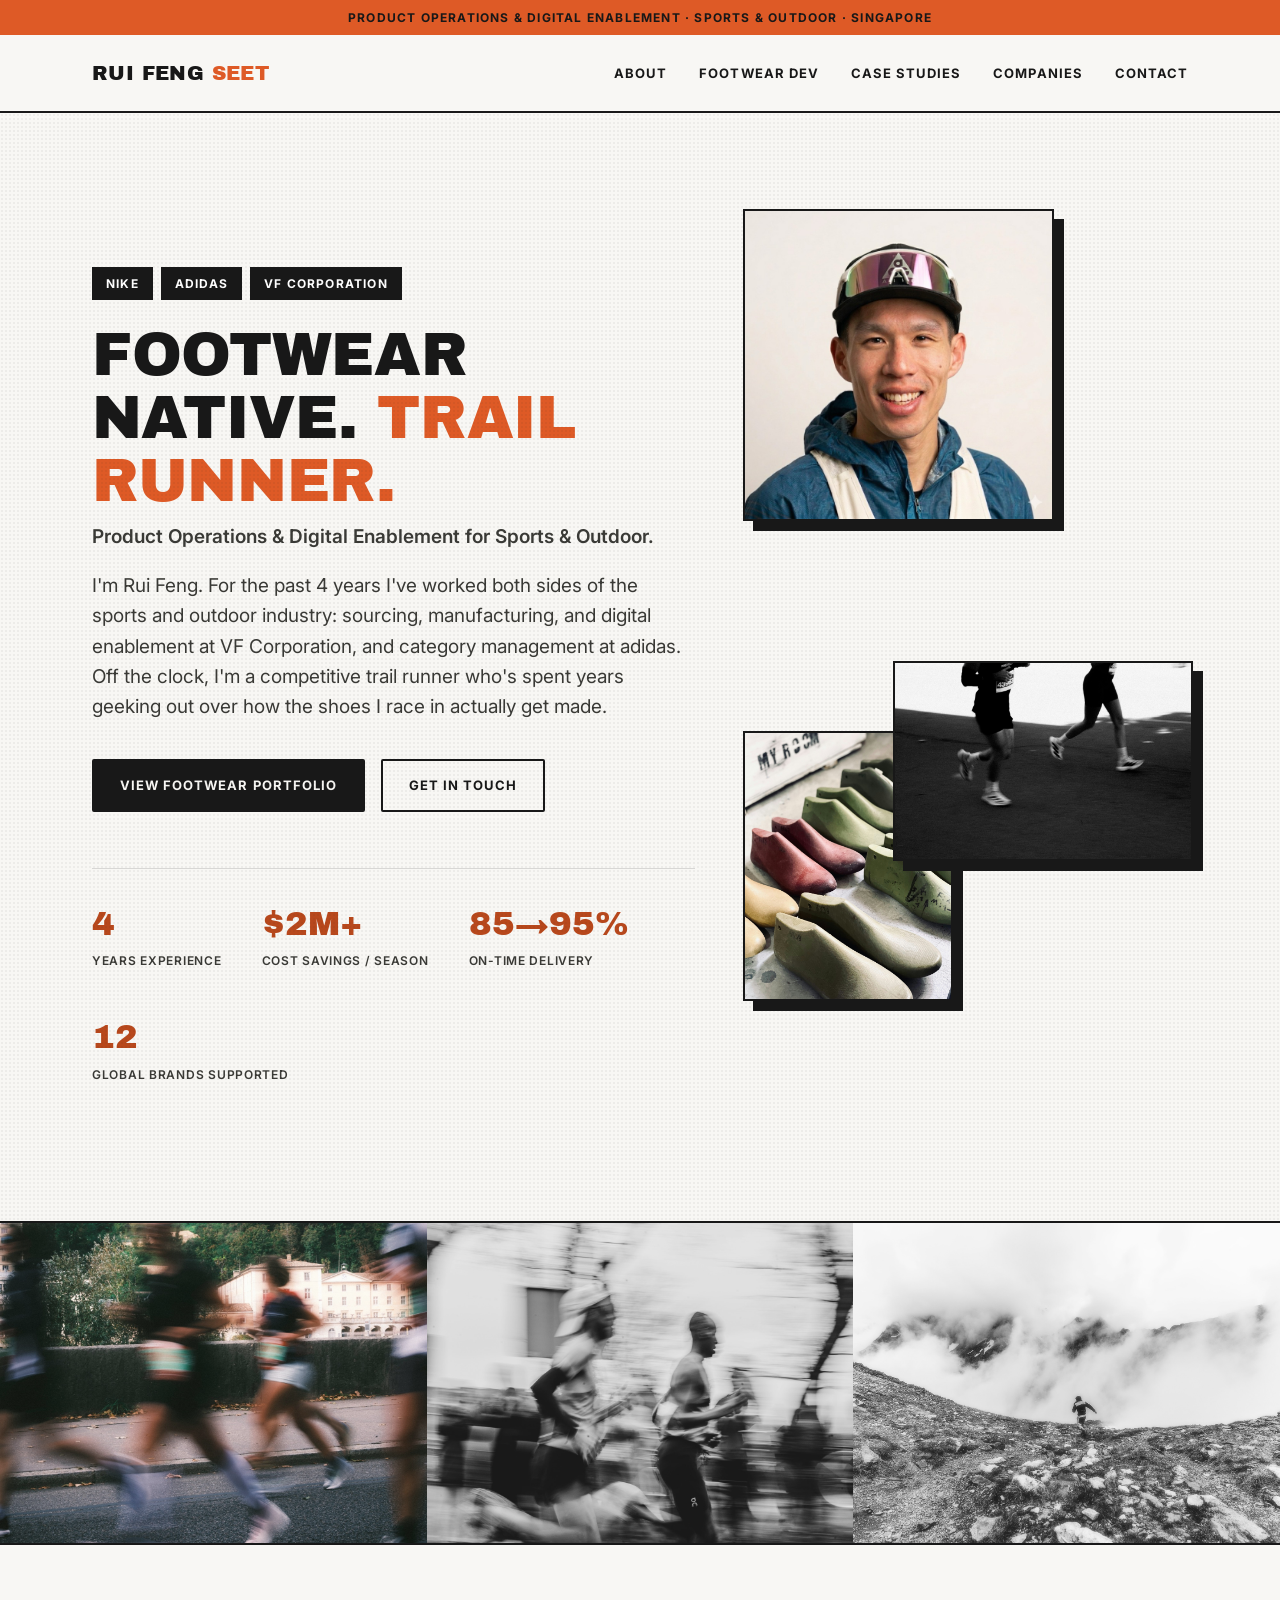
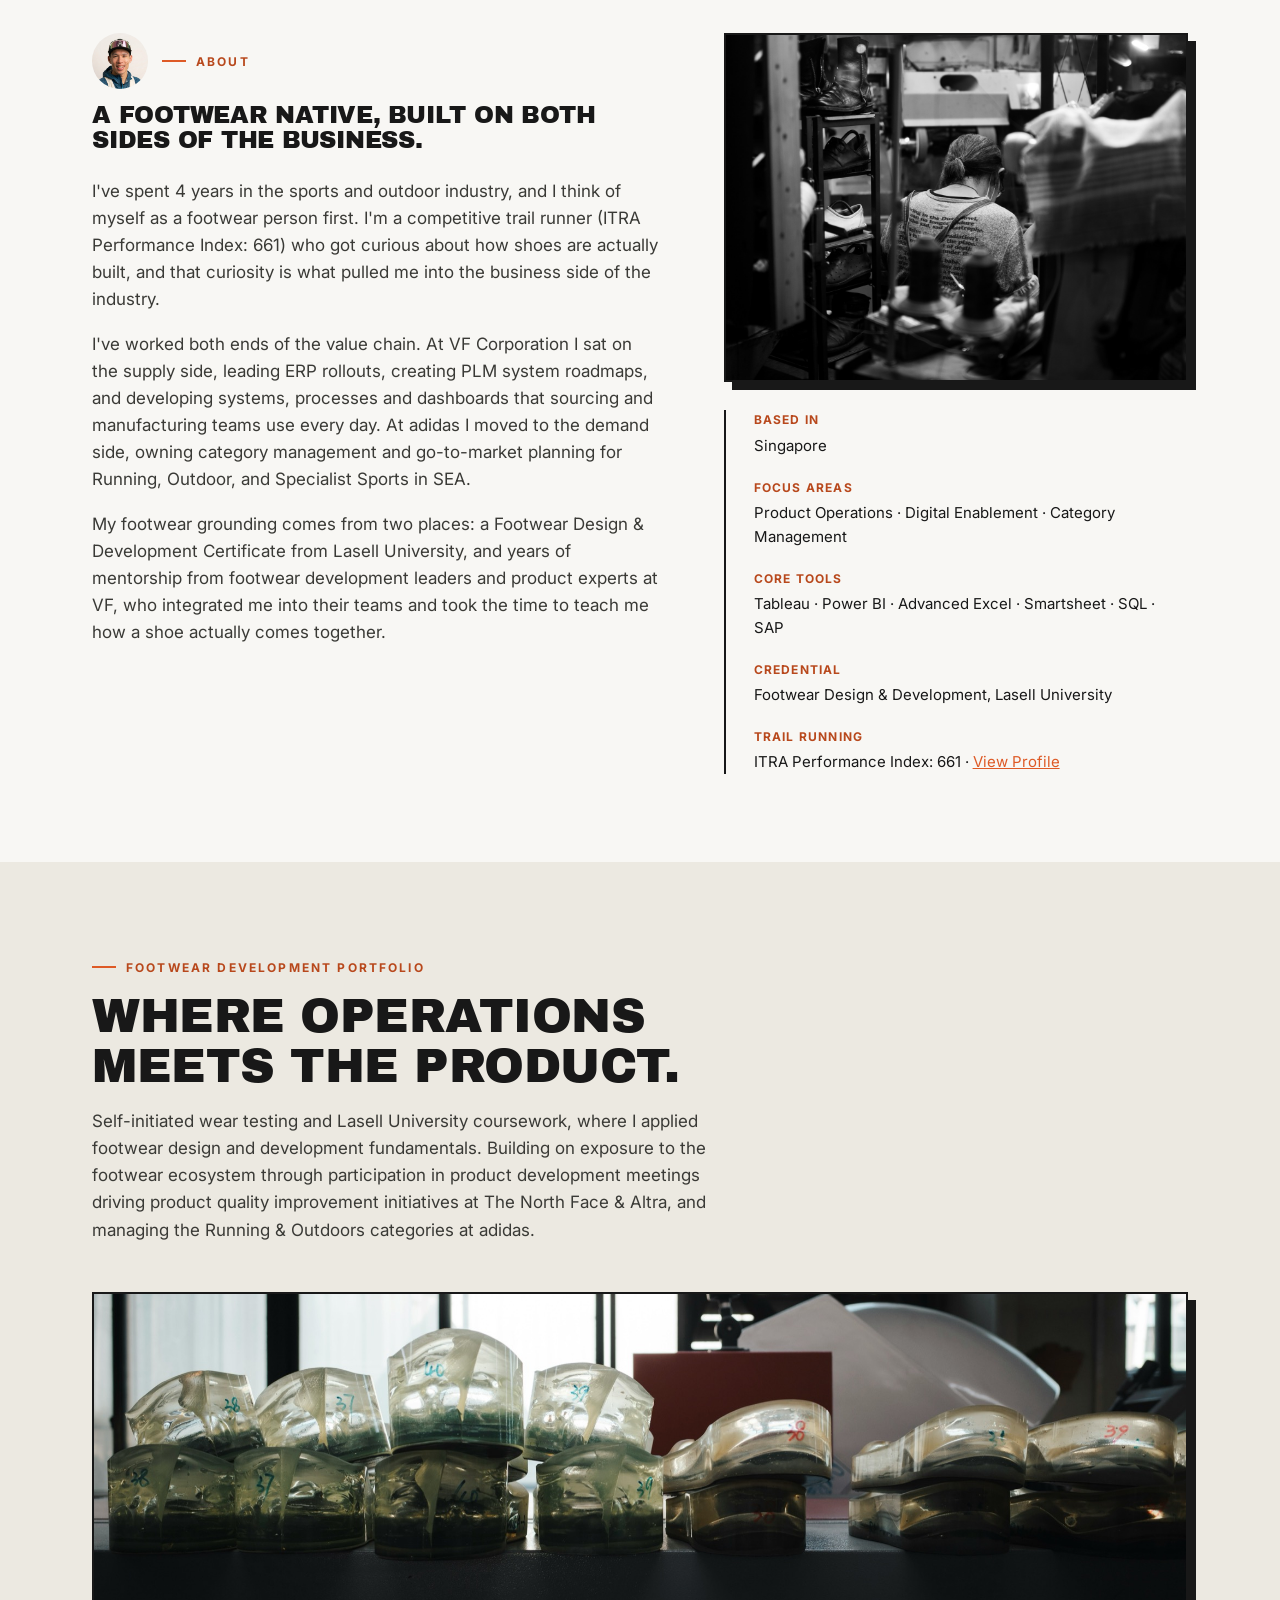
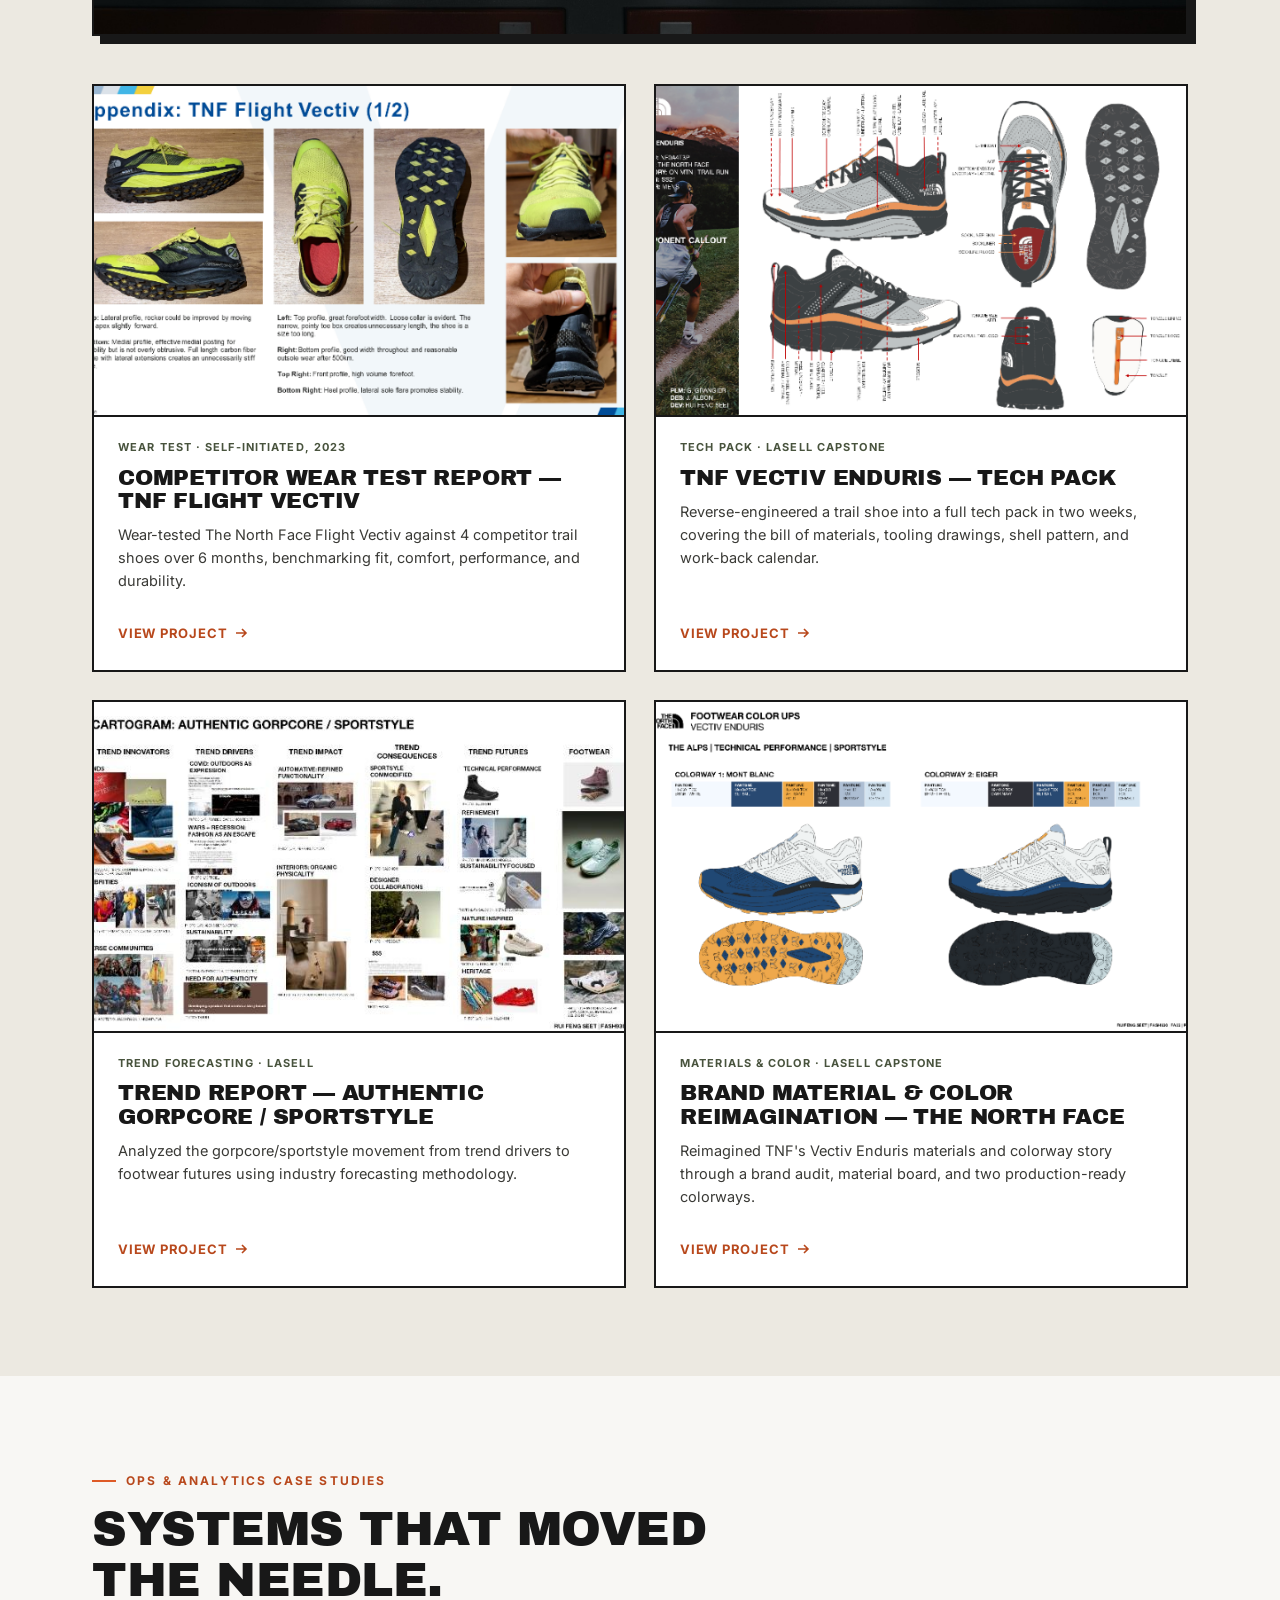
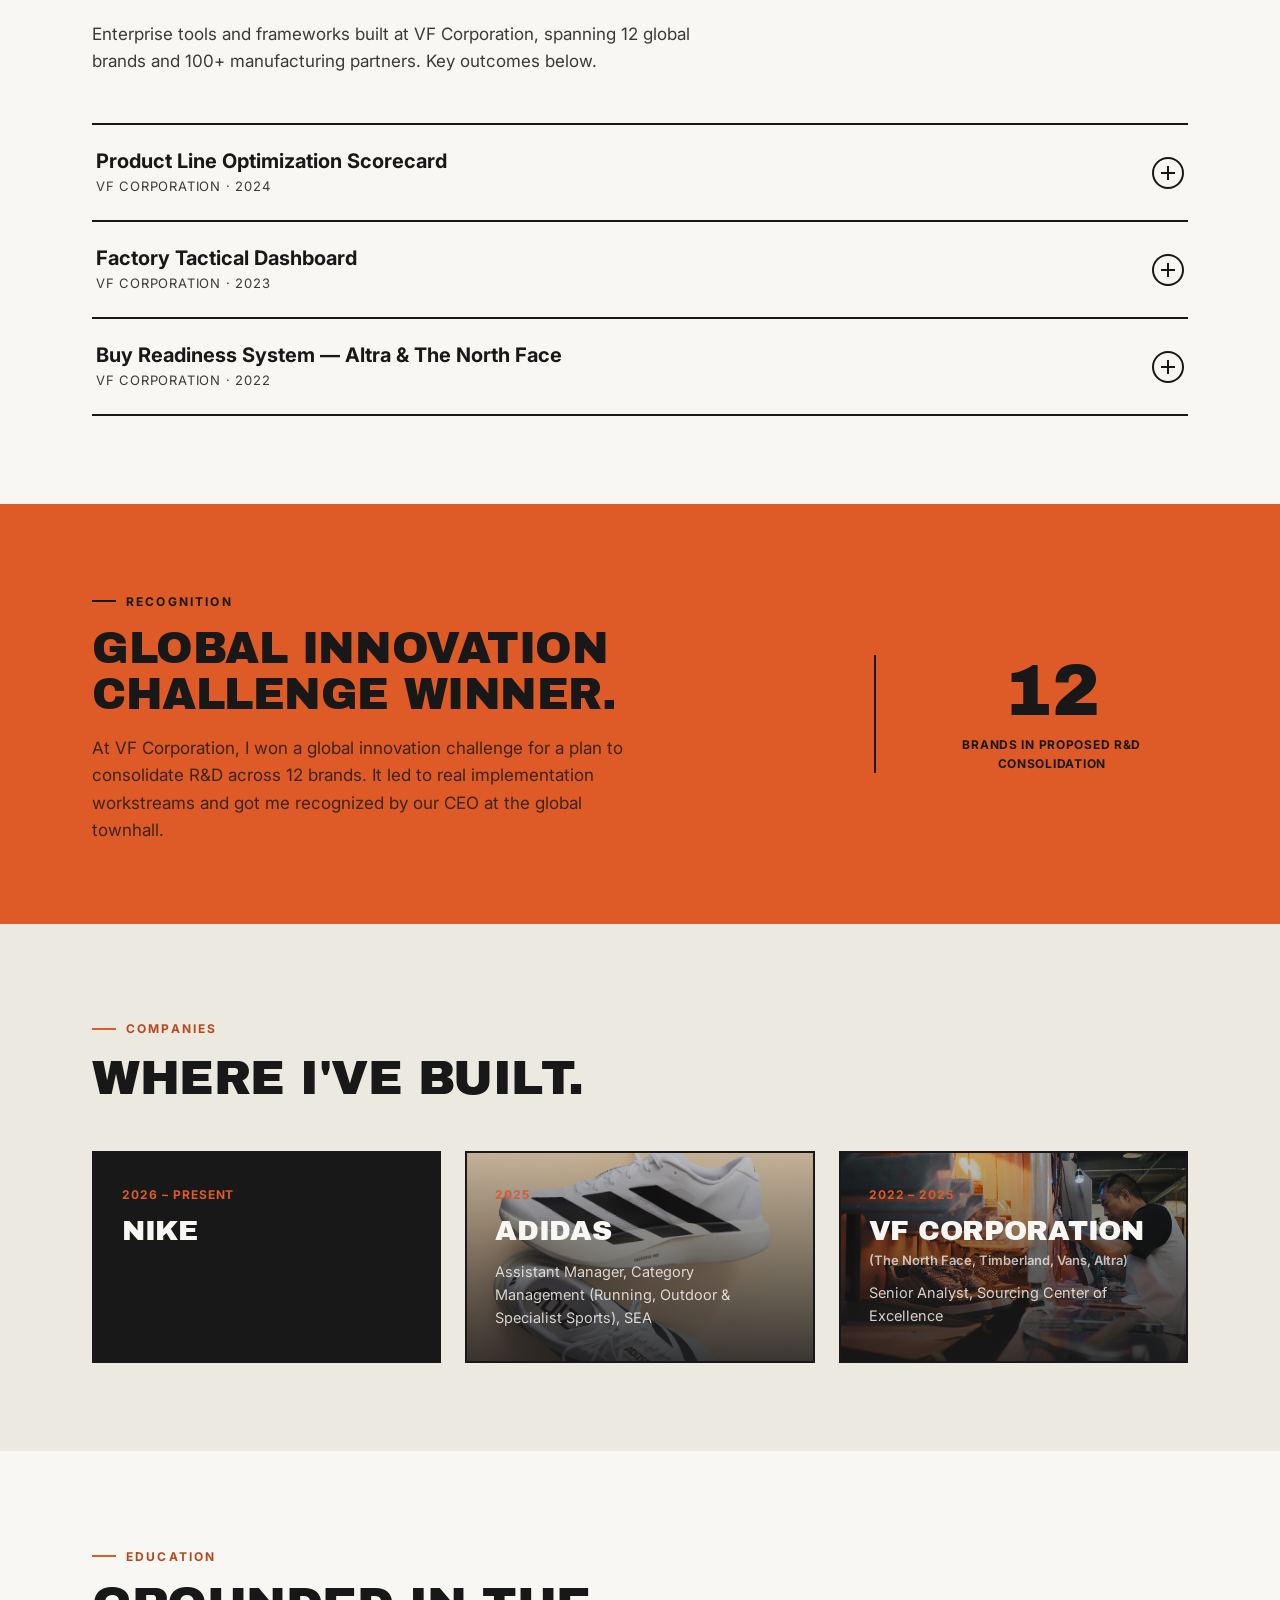
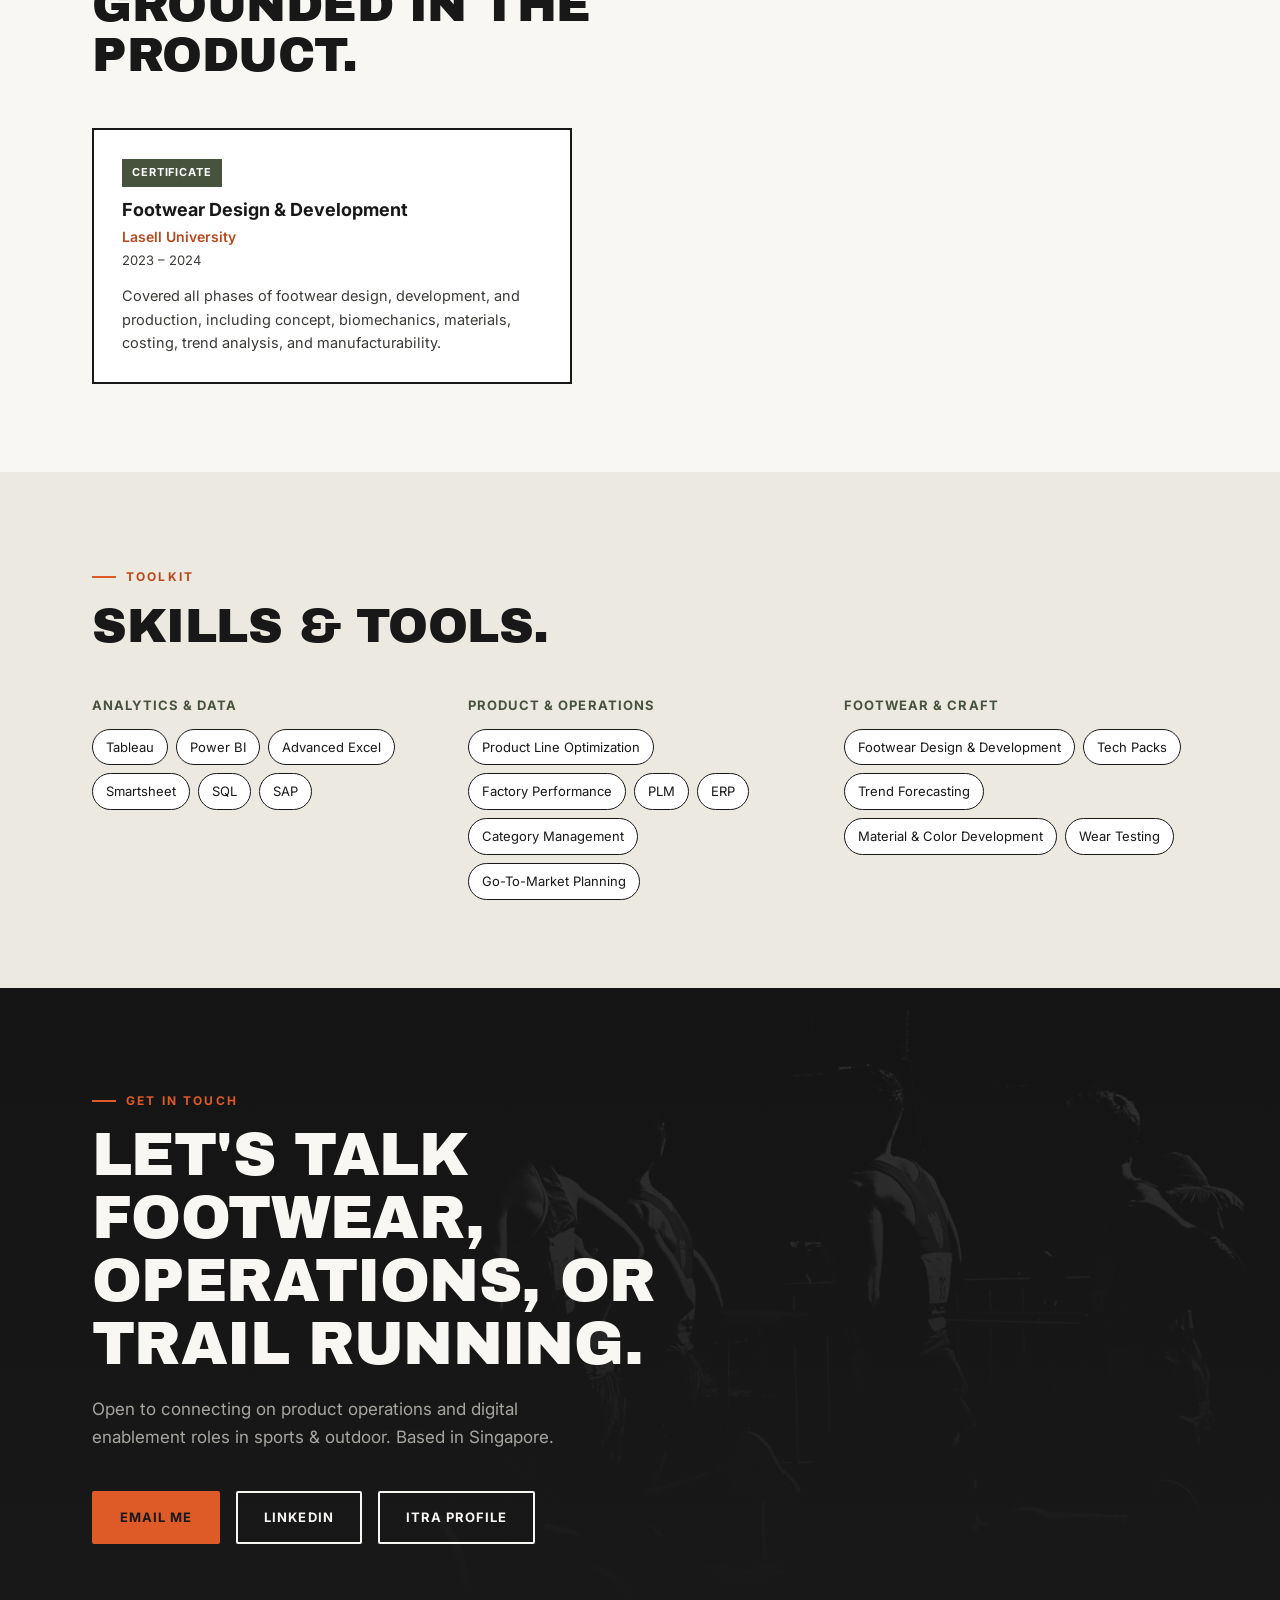
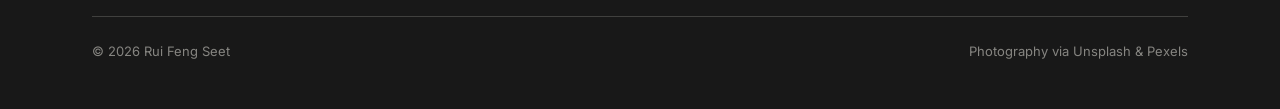
<file: index.html>
<!DOCTYPE html>
<html lang="en">
<head>
<meta charset="UTF-8">
<meta name="viewport" content="width=device-width, initial-scale=1.0">
<title>Rui Feng Seet | Product Operations &amp; Digital Enablement, Sports &amp; Outdoor</title>
<meta name="description" content="Portfolio of Rui Feng Seet: product operations, digital enablement, and footwear development work across VF Corporation, adidas, and Lasell University.">
<link rel="stylesheet" href="css/style.css">
</head>
<body>

<div class="masthead">Product Operations &amp; Digital Enablement · Sports &amp; Outdoor · Singapore</div>

<nav class="site-nav">
  <div class="container">
    <a href="index.html" class="nav-logo">RUI FENG <span>SEET</span></a>
    <ul class="nav-links" id="navLinks">
      <li><a href="#about">About</a></li>
      <li><a href="#footwear">Footwear Dev</a></li>
      <li><a href="#ops">Case Studies</a></li>
      <li><a href="#companies">Companies</a></li>
      <li><a href="#contact">Contact</a></li>
    </ul>
    <button class="nav-toggle" id="navToggle" aria-label="Toggle menu">
      <span></span><span></span><span></span>
    </button>
  </div>
</nav>

<header class="hero">
  <div class="container hero-grid">
    <div class="hero-copy">
      <div class="hero-tags">
        <span class="hero-tag">NIKE</span>
        <span class="hero-tag">ADIDAS</span>
        <span class="hero-tag">VF CORPORATION</span>
      </div>
      <h1><span class="hero-h1-main">Footwear Native. <em>Trail Runner.</em></span><span class="hero-h1-sub">Product Operations &amp; Digital Enablement for Sports &amp; Outdoor.</span></h1>
      <p class="hero-sub">I'm Rui Feng. For the past 4 years I've worked both sides of the sports and outdoor industry: sourcing, manufacturing, and digital enablement at VF Corporation, and category management at adidas. Off the clock, I'm a competitive trail runner who's spent years geeking out over how the shoes I race in actually get made.</p>
      <div class="hero-actions">
        <a href="#footwear" class="btn btn-primary">View Footwear Portfolio</a>
        <a href="#contact" class="btn btn-outline">Get In Touch</a>
      </div>
      <div class="hero-meta">
        <div class="hero-meta-item"><div class="num">4</div><div class="label">Years Experience</div></div>
        <div class="hero-meta-item"><div class="num">$2M+</div><div class="label">Cost Savings / Season</div></div>
        <div class="hero-meta-item"><div class="num">85→95%</div><div class="label">On-Time Delivery</div></div>
        <div class="hero-meta-item"><div class="num">12</div><div class="label">Global Brands Supported</div></div>
      </div>
    </div>
    <div class="hero-visual">
      <div class="hero-photo hero-photo-1"><img src="images/photos/profile.jpg" alt="Rui Feng Seet"></div>
      <div class="hero-photo hero-photo-2"><img src="images/photos/shoe-lasts.jpg" alt="Colorful footwear lasts in a workshop"></div>
      <div class="hero-photo hero-photo-3"><img src="images/photos/hero-trail-runner.jpg" alt="Runners' legs mid-stride during a race"></div>
    </div>
  </div>
</header>

<div class="photo-band" aria-hidden="true">
  <div class="photo-band-item"><img src="images/photos/marathon-crowd.jpg" alt="Marathon runners crossing a bridge"></div>
  <div class="photo-band-item"><img src="images/photos/ultrarunners.jpg" alt="Two ultrarunners racing on a mountain trail"></div>
  <div class="photo-band-item"><img src="images/photos/misty-mountain-runner.jpg" alt="A runner disappearing into misty mountain clouds"></div>
</div>

<section id="about">
  <div class="container">
    <div class="about-grid reveal">
      <div class="about-copy">
        <div class="about-heading-row">
          <img class="about-avatar" src="images/photos/profile.jpg" alt="Rui Feng Seet">
          <div class="eyebrow" style="margin-bottom:0;">About</div>
        </div>
        <h2>A footwear native, built on both sides of the business.</h2>
        <p style="margin-top:24px;">I've spent 4 years in the sports and outdoor industry, and I think of myself as a footwear person first. I'm a competitive trail runner (ITRA Performance Index: 661) who got curious about how shoes are actually built, and that curiosity is what pulled me into the business side of the industry.</p>
        <p>I've worked both ends of the value chain. At VF Corporation I sat on the supply side, leading ERP rollouts, creating PLM system roadmaps, and developing systems, processes and dashboards that sourcing and manufacturing teams use every day. At adidas I moved to the demand side, owning category management and go-to-market planning for Running, Outdoor, and Specialist Sports in SEA.</p>
        <p>My footwear grounding comes from two places: a Footwear Design &amp; Development Certificate from Lasell University, and years of mentorship from footwear development leaders and product experts at VF, who integrated me into their teams and took the time to teach me how a shoe actually comes together.</p>
      </div>
      <div class="about-side">
        <div class="about-photo"><img src="images/photos/cobbler-workshop.jpg" alt="A footwear craftsman at work in a shoe repair workshop"></div>
        <div class="about-facts">
          <div>
            <div class="fact-label">Based In</div>
            <div class="fact-value">Singapore</div>
          </div>
          <div>
            <div class="fact-label">Focus Areas</div>
            <div class="fact-value">Product Operations · Digital Enablement · Category Management</div>
          </div>
          <div>
            <div class="fact-label">Core Tools</div>
            <div class="fact-value">Tableau · Power BI · Advanced Excel · Smartsheet · SQL · SAP</div>
          </div>
          <div>
            <div class="fact-label">Credential</div>
            <div class="fact-value">Footwear Design &amp; Development, Lasell University</div>
          </div>
          <div>
            <div class="fact-label">Trail Running</div>
            <div class="fact-value">ITRA Performance Index: 661 · <a href="https://itra.run/RunnerSpace/seet.ruifeng.3372961" target="_blank" rel="noopener">View Profile</a></div>
          </div>
        </div>
      </div>
    </div>
  </div>
</section>

<section id="footwear" class="alt">
  <div class="container">
    <div class="section-head reveal">
      <div class="eyebrow">Footwear Development Portfolio</div>
      <h2>Where operations meets the product.</h2>
      <p style="margin-top:16px; color:var(--ink-soft); font-size:17px;">Self-initiated wear testing and Lasell University coursework, where I applied footwear design and development fundamentals. Building on exposure to the footwear ecosystem through participation in product development meetings driving product quality improvement initiatives at The North Face &amp; Altra, and managing the Running &amp; Outdoors categories at adidas.</p>
    </div>

    <div class="footwear-banner"><img src="images/photos/shoe-molds.jpg" alt="Footwear molds lined up on a factory workbench"></div>

    <div class="project-grid">

      <a class="project-card reveal" href="projects/wear-test-report.html">
        <div class="project-card-img"><img src="images/projects/wear-test-report/tnf-flight-vectiv-wear.png" alt="TNF Flight Vectiv wear test photos"></div>
        <div class="project-card-body">
          <div class="project-tag">Wear Test · Self-Initiated, 2023</div>
          <h3>Competitor Wear Test Report — TNF Flight Vectiv</h3>
          <p>Wear-tested The North Face Flight Vectiv against 4 competitor trail shoes over 6 months, benchmarking fit, comfort, performance, and durability.</p>
          <span class="project-card-link">View Project <svg width="16" height="16" viewBox="0 0 16 16" fill="none"><path d="M3 8h10M9 4l4 4-4 4" stroke="currentColor" stroke-width="1.6"/></svg></span>
        </div>
      </a>

      <a class="project-card reveal" href="projects/tech-pack.html">
        <div class="project-card-img"><img src="images/projects/tech-pack/component-callout.png" alt="TNF Vectiv Enduris component callout diagram"></div>
        <div class="project-card-body">
          <div class="project-tag">Tech Pack · Lasell Capstone</div>
          <h3>TNF Vectiv Enduris — Tech Pack</h3>
          <p>Reverse-engineered a trail shoe into a full tech pack in two weeks, covering the bill of materials, tooling drawings, shell pattern, and work-back calendar.</p>
          <span class="project-card-link">View Project <svg width="16" height="16" viewBox="0 0 16 16" fill="none"><path d="M3 8h10M9 4l4 4-4 4" stroke="currentColor" stroke-width="1.6"/></svg></span>
        </div>
      </a>

      <a class="project-card reveal" href="projects/trend-report.html">
        <div class="project-card-img"><img src="images/projects/trend-report/cartogram.jpg" alt="Authentic Gorpcore Sportstyle trend cartogram"></div>
        <div class="project-card-body">
          <div class="project-tag">Trend Forecasting · Lasell</div>
          <h3>Trend Report — Authentic Gorpcore / Sportstyle</h3>
          <p>Analyzed the gorpcore/sportstyle movement from trend drivers to footwear futures using industry forecasting methodology.</p>
          <span class="project-card-link">View Project <svg width="16" height="16" viewBox="0 0 16 16" fill="none"><path d="M3 8h10M9 4l4 4-4 4" stroke="currentColor" stroke-width="1.6"/></svg></span>
        </div>
      </a>

      <a class="project-card reveal" href="projects/material-color.html">
        <div class="project-card-img"><img src="images/projects/material-color/footwear-color-ups.png" alt="TNF Vectiv Enduris footwear color-ups"></div>
        <div class="project-card-body">
          <div class="project-tag">Materials &amp; Color · Lasell Capstone</div>
          <h3>Brand Material &amp; Color Reimagination — The North Face</h3>
          <p>Reimagined TNF's Vectiv Enduris materials and colorway story through a brand audit, material board, and two production-ready colorways.</p>
          <span class="project-card-link">View Project <svg width="16" height="16" viewBox="0 0 16 16" fill="none"><path d="M3 8h10M9 4l4 4-4 4" stroke="currentColor" stroke-width="1.6"/></svg></span>
        </div>
      </a>

    </div>
  </div>
</section>

<section id="ops">
  <div class="container">
    <div class="section-head reveal">
      <div class="eyebrow">Ops &amp; Analytics Case Studies</div>
      <h2>Systems that moved the needle.</h2>
      <p style="margin-top:16px; color:var(--ink-soft); font-size:17px;">Enterprise tools and frameworks built at VF Corporation, spanning 12 global brands and 100+ manufacturing partners. Key outcomes below.</p>
    </div>

    <div class="case-list reveal">

      <div class="case-item">
        <button class="case-trigger" data-case>
          <div class="case-trigger-title">
            <h3>Product Line Optimization Scorecard</h3>
            <span class="case-year">VF Corporation · 2024</span>
          </div>
          <span class="case-plus"></span>
        </button>
        <div class="case-panel">
          <div class="case-panel-inner">
            <p>Led a cross-functional KPI framework for portfolio efficiency, driving alignment on metric definitions, targets, and actions across 12 brands, then directed the technical build of the tracking dashboard.</p>
            <div class="case-metric"><span class="num">$2M+</span><span class="label">Savings / Season</span></div>
            <div class="case-tools">
              <span class="tag">Tableau</span><span class="tag">Excel</span><span class="tag">Stakeholder Alignment</span><span class="tag">20% SKU Reduction</span>
            </div>
          </div>
        </div>
      </div>

      <div class="case-item">
        <button class="case-trigger" data-case>
          <div class="case-trigger-title">
            <h3>Factory Tactical Dashboard</h3>
            <span class="case-year">VF Corporation · 2023</span>
          </div>
          <span class="case-plus"></span>
        </button>
        <div class="case-panel">
          <div class="case-panel-inner">
            <p>Built a Tableau dashboard giving Sourcing Leads a 30-day rolling view of On-Time Delivery, Quality, and Compliance across 100+ factories, replacing fragmented regional reporting and becoming the standard tool for factory performance management.</p>
            <div class="case-metric"><span class="num">85→95%</span><span class="label">On-Time Delivery</span></div>
            <div class="case-tools">
              <span class="tag">Tableau</span><span class="tag">Change Management</span>
            </div>
          </div>
        </div>
      </div>

      <div class="case-item">
        <button class="case-trigger" data-case>
          <div class="case-trigger-title">
            <h3>Buy Readiness System — Altra &amp; The North Face</h3>
            <span class="case-year">VF Corporation · 2022</span>
          </div>
          <span class="case-plus"></span>
        </button>
        <div class="case-panel">
          <div class="case-panel-inner">
            <p>Designed a Smartsheet + Tableau milestone-management system with governance, risk alerts, and escalation workflows for Development, Planning, and Costing teams spanning three regions. It eliminated seasonal launch delays.</p>
            <div class="case-metric"><span class="num">100%</span><span class="label">Seasonal Buy Readiness</span></div>
            <div class="case-tools">
              <span class="tag">Smartsheet</span><span class="tag">Tableau</span><span class="tag">Process Design</span>
            </div>
          </div>
        </div>
      </div>

    </div>
  </div>
</section>

<section id="recognition" class="recognition">
  <div class="container recognition-grid">
    <div class="recognition-copy reveal">
      <div class="eyebrow">Recognition</div>
      <h2>Global Innovation Challenge Winner.</h2>
      <p>At VF Corporation, I won a global innovation challenge for a plan to consolidate R&amp;D across 12 brands. It led to real implementation workstreams and got me recognized by our CEO at the global townhall.</p>
    </div>
    <div class="recognition-stat reveal">
      <div class="num">12</div>
      <div class="label">Brands in Proposed R&amp;D Consolidation</div>
    </div>
  </div>
</section>

<section id="companies" class="alt">
  <div class="container">
    <div class="section-head reveal">
      <div class="eyebrow">Companies</div>
      <h2>Where I've built.</h2>
    </div>

    <div class="companies-grid reveal">

      <div class="company-card company-card-future">
        <div class="company-dates">2026 – Present</div>
        <h3>Nike</h3>
      </div>

      <div class="company-card has-photo">
        <div class="company-card-photo"><img src="images/photos/adidas-flatlay.jpg" alt="adidas running shoes"></div>
        <div class="company-dates">2025</div>
        <h3>adidas</h3>
        <div class="company-role">Assistant Manager, Category Management (Running, Outdoor &amp; Specialist Sports), SEA</div>
      </div>

      <div class="company-card has-photo">
        <div class="company-card-photo"><img src="images/photos/factory-worker.jpg" alt="Factory worker assembling a shoe"></div>
        <div class="company-dates">2022 – 2025</div>
        <h3>VF Corporation<span class="sub-brands">(The North Face, Timberland, Vans, Altra)</span></h3>
        <div class="company-role">Senior Analyst, Sourcing Center of Excellence</div>
      </div>

    </div>
  </div>
</section>

<section id="education">
  <div class="container">
    <div class="section-head reveal">
      <div class="eyebrow">Education</div>
      <h2>Grounded in the product.</h2>
    </div>
    <div class="edu-grid single reveal">
      <div class="edu-card">
        <span class="cert-badge">Certificate</span>
        <h3>Footwear Design &amp; Development</h3>
        <span class="school">Lasell University</span>
        <span class="years">2023 – 2024</span>
        <p>Covered all phases of footwear design, development, and production, including concept, biomechanics, materials, costing, trend analysis, and manufacturability.</p>
      </div>
    </div>
  </div>
</section>

<section id="skills" class="alt">
  <div class="container">
    <div class="section-head reveal">
      <div class="eyebrow">Toolkit</div>
      <h2>Skills &amp; tools.</h2>
    </div>
    <div class="skills-groups reveal">
      <div class="skills-group">
        <h3>Analytics &amp; Data</h3>
        <div class="tag-list">
          <span class="tag">Tableau</span><span class="tag">Power BI</span><span class="tag">Advanced Excel</span><span class="tag">Smartsheet</span><span class="tag">SQL</span><span class="tag">SAP</span>
        </div>
      </div>
      <div class="skills-group">
        <h3>Product &amp; Operations</h3>
        <div class="tag-list">
          <span class="tag">Product Line Optimization</span><span class="tag">Factory Performance</span><span class="tag">PLM</span><span class="tag">ERP</span><span class="tag">Category Management</span><span class="tag">Go-To-Market Planning</span>
        </div>
      </div>
      <div class="skills-group">
        <h3>Footwear &amp; Craft</h3>
        <div class="tag-list">
          <span class="tag">Footwear Design &amp; Development</span><span class="tag">Tech Packs</span><span class="tag">Trend Forecasting</span><span class="tag">Material &amp; Color Development</span><span class="tag">Wear Testing</span>
        </div>
      </div>
    </div>
  </div>
</section>

<footer class="contact" id="contact">
  <div class="contact-photo"><img src="images/photos/marathon-silhouette.jpg" alt="Silhouettes of runners at dusk"></div>
  <div class="container">
    <div class="eyebrow">Get In Touch</div>
    <h2>Let's talk footwear, operations, or trail running.</h2>
    <p class="contact-sub">Open to connecting on product operations and digital enablement roles in sports &amp; outdoor. Based in Singapore.</p>
    <div class="contact-links">
      <a href="mailto:rfseet.career@gmail.com" class="btn btn-primary">Email Me</a>
      <a href="https://www.linkedin.com/in/ruifengseet/" target="_blank" rel="noopener" class="btn btn-outline">LinkedIn</a>
      <a href="https://itra.run/RunnerSpace/seet.ruifeng.3372961" target="_blank" rel="noopener" class="btn btn-outline">ITRA Profile</a>
    </div>
    <div class="footer-bottom">
      <span>© 2026 Rui Feng Seet</span>
      <span>Photography via Unsplash &amp; Pexels</span>
    </div>
  </div>
</footer>

<script src="js/main.js"></script>
</body>
</html>
</file>
<file: css/style.css>
/* ==========================================================================
   Rui Feng Seet — Portfolio
   Design system: cream/ink/burnt-orange, condensed display type,
   rugged outdoor photography treatment. Inspired by trail/outdoor gear
   aesthetics — original design, no third-party logos or trademarks.
   ========================================================================== */

@import url('https://fonts.googleapis.com/css2?family=Archivo+Black&family=Inter:wght@400;500;600;700&display=swap');

:root {
  --cream: #F8F7F4;
  --cream-dim: #ECE9E1;
  --ink: #181818;
  --ink-soft: #3A3A36;
  --orange: #DE5A26;
  --orange-dark: #B8481C;
  --green: #48533D;
  --line: rgba(24, 24, 24, 0.14);
  --white: #FFFFFF;

  --font-display: 'Archivo Black', 'Arial Black', sans-serif;
  --font-body: 'Inter', -apple-system, BlinkMacSystemFont, 'Segoe UI', sans-serif;

  --container: 1160px;
  --radius: 2px;
}

* { box-sizing: border-box; }
html { scroll-behavior: smooth; }

body {
  margin: 0;
  background: var(--cream);
  color: var(--ink);
  font-family: var(--font-body);
  font-size: 16px;
  line-height: 1.6;
  -webkit-font-smoothing: antialiased;
}

img { max-width: 100%; display: block; }

a {
  color: inherit;
  text-decoration: none;
}

.container {
  max-width: var(--container);
  margin: 0 auto;
  padding: 0 32px;
}

h1, h2, h3, h4 {
  font-family: var(--font-display);
  font-weight: 400;
  line-height: 1.05;
  margin: 0;
  text-transform: uppercase;
  letter-spacing: -0.01em;
}

p { margin: 0 0 1em; }
p:last-child { margin-bottom: 0; }

.about-heading-row {
  display: flex;
  align-items: center;
  gap: 14px;
  margin-bottom: 14px;
}
.about-avatar {
  width: 56px;
  height: 56px;
  border-radius: 50%;
  object-fit: cover;
  flex-shrink: 0;
}

.eyebrow {
  display: inline-flex;
  align-items: center;
  gap: 10px;
  font-family: var(--font-body);
  font-weight: 700;
  font-size: 12px;
  letter-spacing: 0.18em;
  text-transform: uppercase;
  color: var(--orange-dark);
  margin-bottom: 14px;
}
.eyebrow::before {
  content: '';
  width: 24px;
  height: 2px;
  background: var(--orange);
  display: inline-block;
}

/* ---------- Buttons ---------- */
.btn {
  display: inline-flex;
  align-items: center;
  gap: 8px;
  font-family: var(--font-body);
  font-weight: 700;
  font-size: 13px;
  letter-spacing: 0.08em;
  text-transform: uppercase;
  padding: 14px 26px;
  border-radius: var(--radius);
  border: 2px solid var(--ink);
  transition: background 0.15s ease, color 0.15s ease, border-color 0.15s ease, transform 0.15s ease;
  cursor: pointer;
  background: transparent;
}
.btn-primary {
  background: var(--ink);
  color: var(--cream);
}
.btn-primary:hover {
  background: var(--orange);
  border-color: var(--orange);
  transform: translateY(-2px);
}
.btn-outline:hover {
  background: var(--ink);
  color: var(--cream);
  transform: translateY(-2px);
}

/* ---------- Masthead ---------- */
.masthead {
  background: var(--orange);
  color: var(--ink);
  text-align: center;
  padding: 8px 16px;
  font-size: 12px;
  font-weight: 700;
  letter-spacing: 0.1em;
  text-transform: uppercase;
}

/* ---------- Nav ---------- */
.site-nav {
  position: sticky;
  top: 0;
  z-index: 100;
  background: var(--cream);
  border-bottom: 2px solid var(--ink);
}
.site-nav .container {
  display: flex;
  align-items: center;
  justify-content: space-between;
  height: 76px;
}
.nav-logo {
  font-family: var(--font-display);
  font-size: 20px;
  letter-spacing: 0.02em;
}
.nav-logo span { color: var(--orange); }
.nav-links {
  display: flex;
  gap: 32px;
  list-style: none;
  margin: 0;
  padding: 0;
}
.nav-links a {
  font-size: 13px;
  font-weight: 700;
  letter-spacing: 0.08em;
  text-transform: uppercase;
  position: relative;
  padding-bottom: 4px;
}
.nav-links a::after {
  content: '';
  position: absolute;
  left: 0; bottom: 0;
  width: 0; height: 2px;
  background: var(--orange);
  transition: width 0.2s ease;
}
.nav-links a:hover::after { width: 100%; }
.nav-toggle {
  display: none;
  flex-direction: column;
  gap: 5px;
  background: none;
  border: none;
  cursor: pointer;
  padding: 8px;
}
.nav-toggle span {
  width: 26px;
  height: 2px;
  background: var(--ink);
}

/* ---------- Hero ---------- */
.hero {
  position: relative;
  padding: 96px 0 80px;
  border-bottom: 2px solid var(--ink);
  overflow: hidden;
}
.hero::after {
  content: '';
  position: absolute;
  inset: 0;
  pointer-events: none;
  opacity: 0.05;
  background-image: radial-gradient(circle, var(--ink) 1px, transparent 1px);
  background-size: 4px 4px;
}
.hero-tags {
  display: flex;
  gap: 8px;
  flex-wrap: wrap;
  margin-bottom: 24px;
}
.hero-tag {
  display: inline-block;
  font-size: 12px;
  font-weight: 700;
  letter-spacing: 0.1em;
  text-transform: uppercase;
  color: var(--white);
  background: var(--ink);
  padding: 7px 14px;
}
.hero-tag strong { color: var(--orange); }
.hero-grid {
  display: grid;
  grid-template-columns: 1.15fr 0.85fr;
  gap: 48px;
  align-items: center;
}
.hero h1 {
  max-width: 640px;
  display: flex;
  flex-direction: column;
  gap: 14px;
}
.hero h1 em {
  font-style: normal;
  color: var(--orange);
}
.hero-h1-main {
  font-size: clamp(34px, 5vw, 60px);
}
.hero-h1-sub {
  font-family: var(--font-body);
  font-weight: 600;
  font-size: clamp(15px, 1.6vw, 19px);
  text-transform: none;
  letter-spacing: 0;
  color: var(--ink-soft);
}
.hero-sub {
  margin-top: 24px;
  max-width: 620px;
  font-size: 19px;
  color: var(--ink-soft);
}
.hero-actions {
  margin-top: 36px;
  display: flex;
  gap: 16px;
  flex-wrap: wrap;
}
.hero-meta {
  margin-top: 56px;
  display: flex;
  gap: 40px;
  flex-wrap: wrap;
  border-top: 1px solid var(--line);
  padding-top: 28px;
}
.hero-meta-item .num {
  font-family: var(--font-display);
  font-size: 34px;
  color: var(--orange-dark);
}
.hero-meta-item .label {
  font-size: 12px;
  font-weight: 600;
  letter-spacing: 0.06em;
  text-transform: uppercase;
  color: var(--ink-soft);
}

.hero-visual {
  position: relative;
  min-height: 932px;
}
.hero-photo {
  position: absolute;
  border: 2px solid var(--ink);
  background: var(--white);
  box-shadow: 10px 10px 0 var(--ink);
  overflow: hidden;
}
.hero-photo img { width: 100%; display: block; }
.hero-photo-1 { top: 0; left: 0; width: 70%; z-index: 3; }
.hero-photo-2 img, .hero-photo-3 img { height: 100%; object-fit: cover; }
.hero-photo-2 { top: 522px; left: 0; width: 210px; height: 270px; z-index: 1; }
.hero-photo-3 { top: 452px; left: 150px; width: 300px; height: 200px; z-index: 2; }

/* ---------- Sections ---------- */
section { padding: 88px 0; }
section.alt { background: var(--cream-dim); }
.section-head {
  max-width: 640px;
  margin-bottom: 48px;
}
.section-head h2 { font-size: clamp(30px, 4vw, 48px); }

/* ---------- About ---------- */
.about-grid {
  display: grid;
  grid-template-columns: 1.1fr 0.9fr;
  gap: 64px;
  align-items: start;
}
.about-copy p { font-size: 17px; color: var(--ink-soft); }
.about-facts {
  border-left: 2px solid var(--ink);
  padding-left: 28px;
  display: flex;
  flex-direction: column;
  gap: 20px;
}
.about-facts .fact-label {
  font-size: 12px;
  font-weight: 700;
  letter-spacing: 0.1em;
  text-transform: uppercase;
  color: var(--orange-dark);
  margin-bottom: 4px;
}
.about-facts .fact-value { font-size: 15px; }
.about-facts .fact-value a { color: var(--orange); text-decoration: underline; }
.about-side { display: flex; flex-direction: column; gap: 28px; }
.about-photo { border: 2px solid var(--ink); box-shadow: 8px 8px 0 var(--ink); overflow: hidden; }
.about-photo img { width: 100%; display: block; aspect-ratio: 4/3; object-fit: cover; }

/* ---------- Photo band ---------- */
.photo-band {
  display: grid;
  grid-template-columns: repeat(3, 1fr);
  border-bottom: 2px solid var(--ink);
}
.photo-band-item { aspect-ratio: 4/3; overflow: hidden; }
.photo-band-item img { width: 100%; height: 100%; object-fit: cover; filter: grayscale(0.15); transition: transform 0.4s ease; }
.photo-band-item:hover img { transform: scale(1.04); }

/* ---------- Footwear banner ---------- */
.footwear-banner { border: 2px solid var(--ink); box-shadow: 8px 8px 0 var(--ink); overflow: hidden; margin-bottom: 48px; }
.footwear-banner img { width: 100%; max-height: 340px; object-fit: cover; display: block; }

/* ---------- Project grid ---------- */
.project-grid {
  display: grid;
  grid-template-columns: repeat(2, 1fr);
  gap: 28px;
}
.project-card {
  background: var(--white);
  border: 2px solid var(--ink);
  display: flex;
  flex-direction: column;
  transition: transform 0.2s ease, box-shadow 0.2s ease;
}
.project-card:hover {
  transform: translateY(-4px);
  box-shadow: 8px 8px 0 var(--ink);
}
.project-card-img {
  aspect-ratio: 16/10;
  overflow: hidden;
  border-bottom: 2px solid var(--ink);
  background: var(--ink);
}
.project-card-img img {
  width: 100%;
  height: 100%;
  object-fit: cover;
  transition: transform 0.4s ease;
}
.project-card:hover .project-card-img img { transform: scale(1.06); }
.project-card-body { padding: 22px 24px 26px; flex: 1; display: flex; flex-direction: column; }
.project-tag {
  font-size: 11px;
  font-weight: 700;
  letter-spacing: 0.1em;
  text-transform: uppercase;
  color: var(--green);
  margin-bottom: 10px;
}
.project-card-body h3 { font-size: 22px; margin-bottom: 10px; }
.project-card-body p { font-size: 14.5px; color: var(--ink-soft); flex: 1; }
.project-card-link {
  margin-top: 16px;
  font-size: 13px;
  font-weight: 700;
  letter-spacing: 0.06em;
  text-transform: uppercase;
  color: var(--orange-dark);
  display: inline-flex;
  align-items: center;
  gap: 6px;
}
.project-card-link svg { transition: transform 0.2s ease; }
.project-card:hover .project-card-link svg { transform: translateX(4px); }

/* ---------- Ops case studies (accordion) ---------- */
.case-list { display: flex; flex-direction: column; border-top: 2px solid var(--ink); }
.case-item { border-bottom: 2px solid var(--ink); }
.case-trigger {
  width: 100%;
  background: none;
  border: none;
  text-align: left;
  padding: 26px 4px;
  display: flex;
  align-items: center;
  justify-content: space-between;
  gap: 24px;
  cursor: pointer;
  font-family: var(--font-body);
  color: var(--ink);
}
.case-trigger-title { display: flex; flex-direction: column; gap: 6px; }
.case-trigger-title h3 { font-size: 20px; font-family: var(--font-body); font-weight: 700; text-transform: none; letter-spacing: 0; }
.case-trigger-title .case-year { font-size: 13px; color: var(--ink-soft); text-transform: uppercase; letter-spacing: 0.06em; }
.case-plus {
  flex-shrink: 0;
  width: 32px; height: 32px;
  border: 2px solid var(--ink);
  border-radius: 50%;
  display: flex; align-items: center; justify-content: center;
  position: relative;
}
.case-plus::before, .case-plus::after {
  content: '';
  position: absolute;
  background: var(--ink);
}
.case-plus::before { width: 14px; height: 2px; }
.case-plus::after { width: 2px; height: 14px; transition: transform 0.2s ease; }
.case-item.open .case-plus::after { transform: rotate(90deg); opacity: 0; }
.case-panel {
  max-height: 0;
  overflow: hidden;
  transition: max-height 0.3s ease;
}
.case-item.open .case-panel { max-height: 400px; }
.case-panel-inner { padding: 0 4px 28px; display: grid; grid-template-columns: 1fr auto; gap: 24px; align-items: start; }
.case-panel-inner p { color: var(--ink-soft); font-size: 15px; max-width: 620px; }
.case-metric { text-align: right; white-space: nowrap; }
.case-metric .num { font-family: var(--font-display); font-size: 28px; color: var(--orange-dark); display: block; }
.case-metric .label { font-size: 11px; text-transform: uppercase; letter-spacing: 0.06em; color: var(--ink-soft); }
.case-tools { grid-column: 1 / -1; display: flex; gap: 8px; flex-wrap: wrap; margin-top: 14px; }

/* ---------- Recognition ---------- */
.recognition { background: var(--orange); padding: 80px 0; }
.recognition-grid { display: grid; grid-template-columns: 1.4fr 0.6fr; gap: 48px; align-items: center; }
.recognition .eyebrow { color: var(--ink); }
.recognition .eyebrow::before { background: var(--ink); }
.recognition h2 { color: var(--ink); font-size: clamp(28px, 3.6vw, 44px); max-width: 640px; }
.recognition p { margin-top: 18px; font-size: 17px; color: rgba(24,24,24,0.82); max-width: 560px; }
.recognition-stat { text-align: center; border-left: 2px solid var(--ink); padding-left: 40px; }
.recognition-stat .num { font-family: var(--font-display); font-size: 72px; color: var(--ink); line-height: 1; }
.recognition-stat .label { margin-top: 8px; font-size: 12px; font-weight: 700; text-transform: uppercase; letter-spacing: 0.06em; color: var(--ink); }

/* ---------- Companies ---------- */
.companies-grid { display: grid; grid-template-columns: repeat(3, 1fr); gap: 24px; }
.company-card {
  border: 2px solid var(--ink);
  background: var(--white);
  padding: 32px 28px;
  display: flex;
  flex-direction: column;
  gap: 8px;
  transition: transform 0.2s ease, box-shadow 0.2s ease;
}
.company-card:hover { transform: translateY(-4px); box-shadow: 8px 8px 0 var(--ink); }
.company-dates {
  font-size: 12px; font-weight: 700; letter-spacing: 0.08em; text-transform: uppercase; color: var(--orange-dark);
}
.company-card h3 { font-size: 28px; margin-top: 4px; }
.company-card h3 .sub-brands {
  display: block;
  font-family: var(--font-body);
  font-weight: 600;
  font-size: 13px;
  text-transform: none;
  letter-spacing: 0;
  color: var(--ink-soft);
  margin-top: 8px;
}
.company-role { font-size: 14.5px; color: var(--ink-soft); margin-top: 6px; }
.company-card-future { background: var(--ink); border-color: var(--ink); }
.company-card-future .company-dates { color: var(--orange); }
.company-card-future h3 { color: var(--cream); }

.company-card.has-photo { position: relative; overflow: hidden; color: var(--cream); }
.company-card-photo { position: absolute; inset: 0; z-index: 0; }
.company-card-photo img { width: 100%; height: 100%; object-fit: cover; }
.company-card-photo::after {
  content: '';
  position: absolute;
  inset: 0;
  background: linear-gradient(180deg, rgba(24,24,24,0.25) 0%, rgba(24,24,24,0.85) 100%);
}
.company-card.has-photo > .company-dates,
.company-card.has-photo > h3,
.company-card.has-photo > .company-role {
  position: relative;
  z-index: 1;
}
.company-card.has-photo .company-dates { color: var(--orange); }
.company-card.has-photo h3 { color: var(--cream); }
.company-card.has-photo h3 .sub-brands { color: rgba(244,241,234,0.75); }
.company-card.has-photo .company-role { color: rgba(244,241,234,0.85); }

/* ---------- Education ---------- */
.edu-grid { display: grid; grid-template-columns: 1fr 1fr; gap: 28px; }
.edu-grid.single { grid-template-columns: 1fr; max-width: 480px; }
.edu-card { border: 2px solid var(--ink); padding: 28px; background: var(--white); }
.edu-card .cert-badge {
  display: inline-block; font-size: 11px; font-weight: 700; letter-spacing: 0.08em;
  text-transform: uppercase; color: var(--white); background: var(--green);
  padding: 5px 10px; margin-bottom: 14px;
}
.edu-card h3 { font-family: var(--font-body); font-weight: 700; font-size: 18px; text-transform: none; letter-spacing: 0; margin-bottom: 4px; }
.edu-card .school { font-size: 14px; color: var(--orange-dark); font-weight: 600; margin-bottom: 4px; }
.edu-card .years { font-size: 13px; color: var(--ink-soft); margin-bottom: 14px; display: block; }
.edu-card p { font-size: 14.5px; color: var(--ink-soft); }

/* ---------- Skills ---------- */
.skills-groups { display: grid; grid-template-columns: repeat(3, 1fr); gap: 32px; }
.skills-group h3 { font-size: 13px; font-family: var(--font-body); font-weight: 700; letter-spacing: 0.08em; text-transform: uppercase; color: var(--green); margin-bottom: 16px; }
.tag-list { display: flex; flex-wrap: wrap; gap: 8px; }
.tag {
  font-size: 13px;
  padding: 7px 13px;
  border: 1.5px solid var(--ink);
  border-radius: 20px;
  background: var(--white);
}

/* ---------- Contact / Footer ---------- */
.contact {
  position: relative;
  background: var(--ink);
  color: var(--cream);
  padding: 96px 0 48px;
  overflow: hidden;
}
.contact-photo { position: absolute; inset: 0; z-index: 0; }
.contact-photo img { width: 100%; height: 100%; object-fit: cover; opacity: 0.28; }
.contact-photo::after { content: ''; position: absolute; inset: 0; background: linear-gradient(180deg, rgba(24,24,24,0.5) 0%, var(--ink) 85%); }
.contact .container { position: relative; z-index: 1; }
.contact .eyebrow { color: var(--orange); }
.contact .eyebrow::before { background: var(--orange); }
.contact h2 { color: var(--cream); font-size: clamp(34px, 5vw, 60px); max-width: 720px; }
.contact-sub { color: rgba(244,241,234,0.65); max-width: 520px; margin-top: 20px; font-size: 17px; }
.contact-links {
  display: flex;
  gap: 16px;
  flex-wrap: wrap;
  margin-top: 40px;
}
.contact-links .btn-primary { background: var(--orange); border-color: var(--orange); color: var(--ink); }
.contact-links .btn-primary:hover { background: var(--cream); border-color: var(--cream); }
.contact-links .btn-outline { border-color: var(--cream); color: var(--cream); }
.contact-links .btn-outline:hover { background: var(--cream); color: var(--ink); }
.footer-bottom {
  margin-top: 72px;
  padding-top: 24px;
  border-top: 1px solid rgba(244,241,234,0.18);
  display: flex;
  justify-content: space-between;
  flex-wrap: wrap;
  gap: 12px;
  font-size: 13px;
  color: rgba(244,241,234,0.5);
}

/* ---------- Reveal animation ---------- */
.reveal { opacity: 0; transform: translateY(24px); transition: opacity 0.6s ease, transform 0.6s ease; }
.reveal.in { opacity: 1; transform: translateY(0); }

/* ==========================================================================
   Project detail pages
   ========================================================================== */
.project-hero {
  padding: 48px 0 64px;
  border-bottom: 2px solid var(--ink);
}
.back-link {
  display: inline-flex;
  align-items: center;
  gap: 8px;
  font-size: 13px;
  font-weight: 700;
  letter-spacing: 0.06em;
  text-transform: uppercase;
  color: var(--ink-soft);
  margin-bottom: 32px;
}
.back-link:hover { color: var(--orange-dark); }
.project-hero-tag { font-size: 12px; font-weight: 700; letter-spacing: 0.12em; text-transform: uppercase; color: var(--orange-dark); margin-bottom: 14px; }
.project-hero h1 { font-size: clamp(32px, 5vw, 56px); max-width: 820px; }
.project-hero-meta {
  display: flex;
  gap: 40px;
  flex-wrap: wrap;
  margin-top: 32px;
  padding-top: 28px;
  border-top: 1px solid var(--line);
}
.project-hero-meta .meta-item .label { font-size: 11px; font-weight: 700; letter-spacing: 0.08em; text-transform: uppercase; color: var(--orange-dark); margin-bottom: 4px; }
.project-hero-meta .meta-item .value { font-size: 15px; }

.project-body { padding: 72px 0; }
.project-body-grid {
  display: grid;
  grid-template-columns: 1fr 1fr;
  gap: 56px;
  margin-bottom: 72px;
}
.project-body-grid h2 { font-size: 22px; font-family: var(--font-body); font-weight: 700; text-transform: none; letter-spacing: 0; margin-bottom: 16px; }
.project-body-grid p { color: var(--ink-soft); font-size: 16px; }

.gallery { display: flex; flex-direction: column; gap: 32px; }
.gallery-item { border: 2px solid var(--ink); background: var(--white); }
.gallery-item img { width: 100%; cursor: zoom-in; }
.gallery-caption { padding: 16px 22px; font-size: 14px; color: var(--ink-soft); border-top: 2px solid var(--ink); }
.gallery-caption strong { color: var(--ink); }

.next-project {
  margin-top: 40px;
  padding-top: 40px;
  border-top: 2px solid var(--ink);
  display: flex;
  align-items: center;
  justify-content: space-between;
  gap: 24px;
  flex-wrap: wrap;
}
.next-project .label { font-size: 12px; font-weight: 700; letter-spacing: 0.1em; text-transform: uppercase; color: var(--orange-dark); margin-bottom: 6px; }
.next-project h3 { font-size: 26px; }

/* Lightbox */
.lightbox {
  position: fixed;
  inset: 0;
  background: rgba(24,24,24,0.92);
  display: none;
  align-items: center;
  justify-content: center;
  z-index: 1000;
  padding: 40px;
}
.lightbox.open { display: flex; }
.lightbox img { max-width: 100%; max-height: 90vh; border: 2px solid var(--cream); }
.lightbox-close {
  position: absolute;
  top: 28px; right: 32px;
  width: 44px; height: 44px;
  border: 2px solid var(--cream);
  background: none;
  color: var(--cream);
  font-size: 22px;
  cursor: pointer;
  border-radius: 50%;
}

/* ==========================================================================
   Responsive
   ========================================================================== */
@media (max-width: 860px) {
  .about-grid, .project-body-grid { grid-template-columns: 1fr; gap: 40px; }
  .project-grid { grid-template-columns: 1fr; }
  .edu-grid { grid-template-columns: 1fr; }
  .skills-groups { grid-template-columns: 1fr; gap: 28px; }
  .companies-grid { grid-template-columns: 1fr; }
  .hero-grid { grid-template-columns: 1fr; }
  .hero-visual { min-height: 0; margin-top: 24px; }
  .hero-photo { position: static; width: 100%; height: auto; margin-bottom: 20px; }
  .hero-photo:last-child { margin-bottom: 0; }
  .hero-photo-2 img, .hero-photo-3 img { height: auto; object-fit: initial; }
  .recognition-grid { grid-template-columns: 1fr; }
  .recognition-stat { border-left: none; padding-left: 0; border-top: 2px solid var(--ink); padding-top: 24px; text-align: left; }
  .photo-band { grid-template-columns: 1fr; }
}

@media (max-width: 720px) {
  .container { padding: 0 20px; }
  .nav-links {
    position: fixed;
    top: 76px; left: 0; right: 0;
    background: var(--cream);
    border-bottom: 2px solid var(--ink);
    flex-direction: column;
    gap: 0;
    padding: 8px 20px 20px;
    transform: translateY(-120%);
    transition: transform 0.25s ease;
  }
  .nav-links.open { transform: translateY(0); }
  .nav-links a { display: block; padding: 14px 0; border-bottom: 1px solid var(--line); }
  .nav-toggle { display: flex; }
  .hero { padding: 56px 0 56px; }
  .hero-meta { gap: 28px; }
  section { padding: 64px 0; }
  .case-panel-inner { grid-template-columns: 1fr; }
  .case-metric { text-align: left; }
}
</file>
